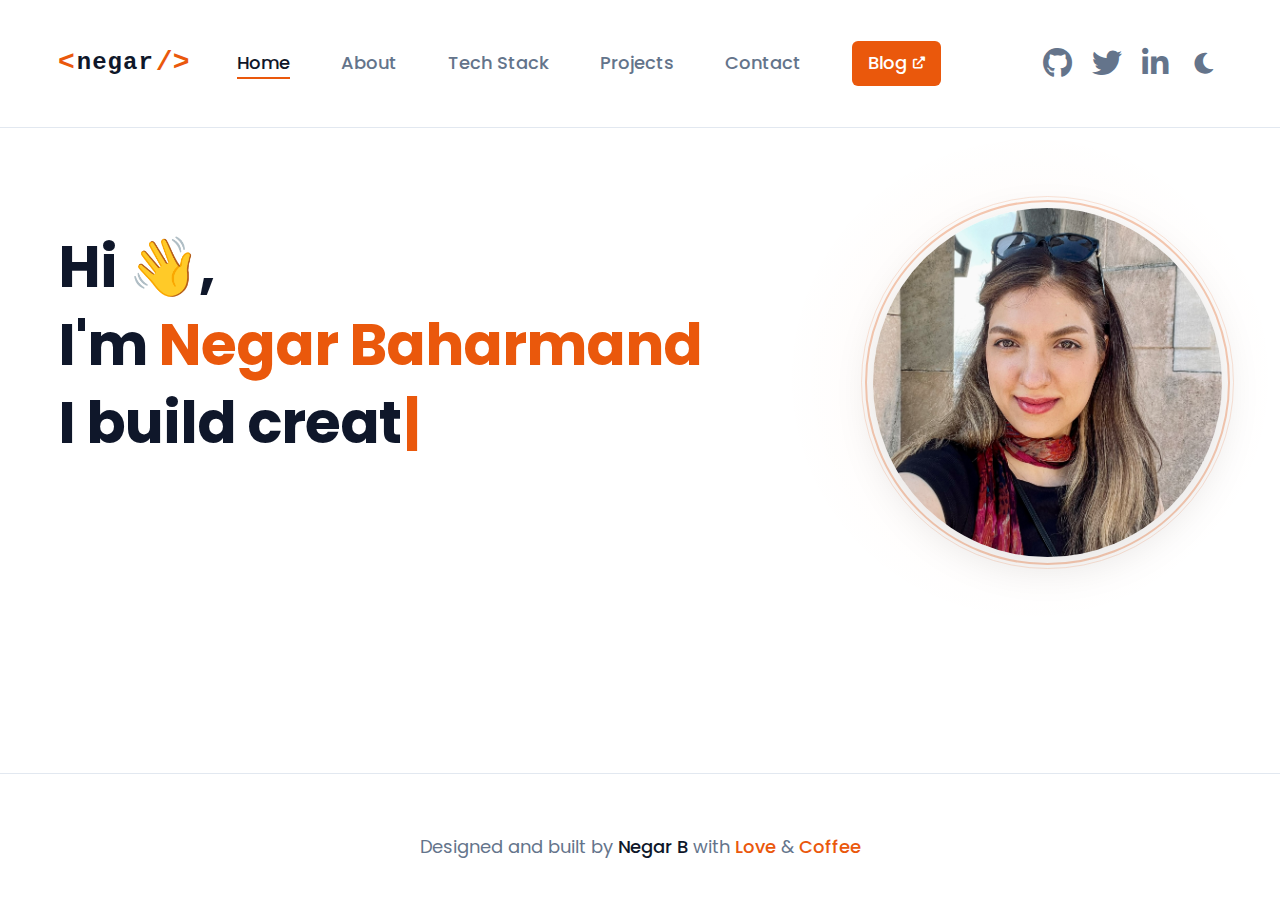
<file: index.html>
<!DOCTYPE html>
<html lang="en">
  <head>
    <meta charset="UTF-8" />
    <meta name="viewport" content="width=device-width, initial-scale=1.0" />
    <title>Portfolio - Home</title>

    <!-- Google Fonts -->
    <link rel="preconnect" href="https://fonts.googleapis.com" />
    <link rel="preconnect" href="https://fonts.gstatic.com" crossorigin />
    <link
      href="https://fonts.googleapis.com/css2?family=Poppins:wght@400;500;600;700&display=swap"
      rel="stylesheet"
    />

    <!-- Font Awesome -->
    <link
      rel="stylesheet"
      href="https://cdnjs.cloudflare.com/ajax/libs/font-awesome/6.0.0/css/all.min.css"
    />

    <!-- CSS Files -->
    <link rel="stylesheet" href="./css/base.css" />
    <link rel="stylesheet" href="./css/index.css" />
  </head>

  <body>
    <header>
      <nav class="container">
        <a href="index.html" class="logo">
          <div class="logo-code">
            <span class="bracket">&lt;</span>
            <span class="name">negar</span>
            <span class="bracket">/&gt;</span>
          </div>
        </a>

        <div class="menu-toggle" onclick="toggleMenu()">
          <span></span>
          <span></span>
          <span></span>
        </div>

        <ul class="nav-menu">
          <li><a href="index.html" class="active">Home</a></li>
          <li><a href="about.html">About</a></li>
          <li><a href="tech-stack.html">Tech Stack</a></li>
          <li><a href="projects.html">Projects</a></li>
          <li><a href="contact.html">Contact</a></li>
          <li>
            <a
              href="https://negarbaharmand.netlify.app/"
              target="_self"
              class="blog-link"
            >
              Blog <i class="fas fa-external-link-alt"></i>
            </a>
          </li>

          <li class="social-links">
            <a
              href="https://github.com/negarbaharmand"
              target="_blank"
              aria-label="GitHub"
            >
              <i class="fab fa-github"></i>
            </a>
            <a
              href="https://twitter.com/negarbaharmand"
              target="_blank"
              aria-label="Twitter"
            >
              <i class="fab fa-twitter"></i>
            </a>
            <a
              href="https://www.linkedin.com/in/negarbaharmand/"
              target="_blank"
              aria-label="LinkedIn"
            >
              <i class="fab fa-linkedin-in"></i>
            </a>
            <button id="theme-toggle" aria-label="Toggle dark mode">
              <i class="fas fa-moon"></i>
            </button>
          </li>
        </ul>
      </nav>
    </header>

    <main>
      <section class="hero">
        <div class="hero-container">
          <div class="hero-content">
            <div class="hero-text">
              <h1>Hi <span class="wave">👋</span>,</h1>
              <h2>I'm <span class="highlight">Negar Baharmand</span></h2>
              <h3>
                I build <span id="typed-text"></span
                ><span class="cursor">|</span>
              </h3>
            </div>

            <div class="hero-image">
              <div class="profile-wrapper">
                <div class="gradient-border"></div>
                <div class="profile-img">
                  <img src="./images/profile.jpeg" alt="Negar Baharmand" />
                </div>
              </div>
            </div>
          </div>
        </div>
      </section>
    </main>

    <footer>
      <div class="container">
        <p>
          Designed and built by <span>Negar B</span> with
          <span class="love">Love</span> & <span class="coffee">Coffee</span>
        </p>
      </div>
    </footer>

    <script>
      function toggleMenu() {
        const navMenu = document.querySelector(".nav-menu");
        navMenu.classList.toggle("active");
      }
    </script>
    <script src="./js/theme.js"></script>
    <script src="./js/typing.js"></script>
  </body>
</html>
</file>
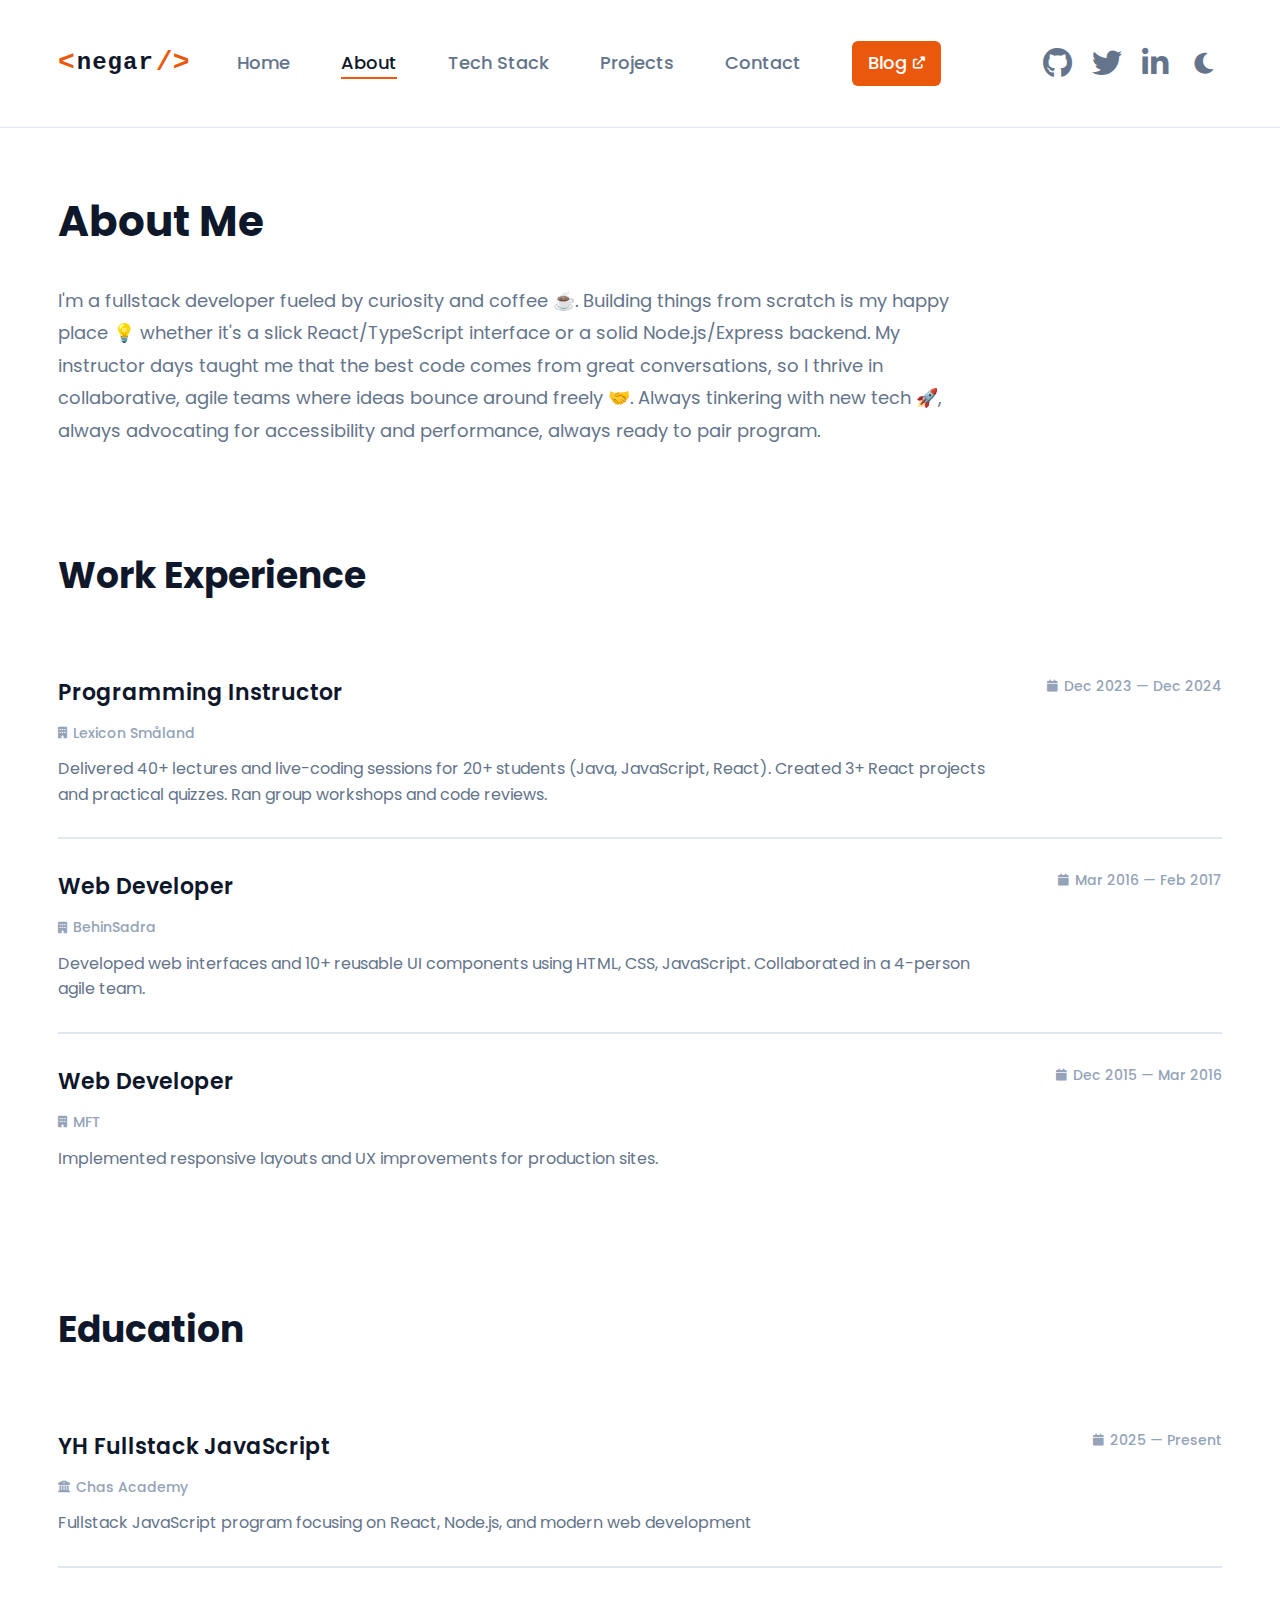
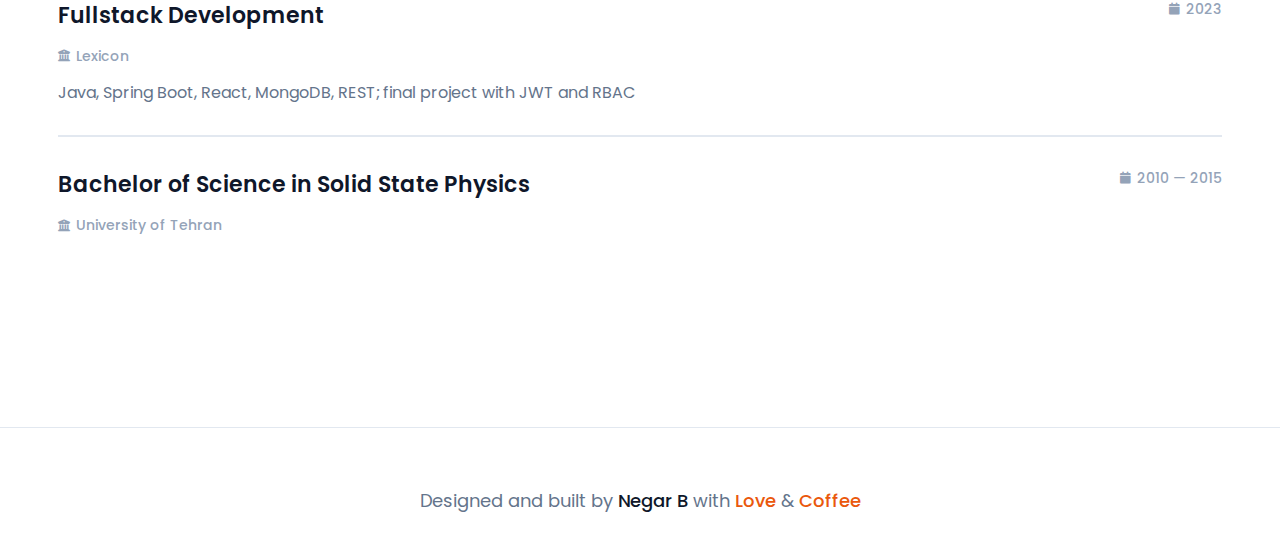
<file: about.html>
<!DOCTYPE html>
<html lang="en">
  <head>
    <meta charset="UTF-8" />
    <meta name="viewport" content="width=device-width, initial-scale=1.0" />
    <title>Portfolio - About</title>

    <!-- Google Fonts -->
    <link rel="preconnect" href="https://fonts.googleapis.com" />
    <link rel="preconnect" href="https://fonts.gstatic.com" crossorigin />
    <link
      href="https://fonts.googleapis.com/css2?family=Poppins:wght@400;500;600;700&display=swap"
      rel="stylesheet"
    />

    <!-- Font Awesome -->
    <link
      rel="stylesheet"
      href="https://cdnjs.cloudflare.com/ajax/libs/font-awesome/6.0.0/css/all.min.css"
    />

    <!-- CSS Files -->
    <link rel="stylesheet" href="./css/base.css" />
    <link rel="stylesheet" href="./css/about.css" />
  </head>
  <body>
    <header>
      <nav class="container">
        <a href="index.html" class="logo">
          <div class="logo-code">
            <span class="bracket">&lt;</span>
            <span class="name">negar</span>
            <span class="bracket">/&gt;</span>
          </div>
        </a>

        <div class="menu-toggle" onclick="toggleMenu()">
          <span></span>
          <span></span>
          <span></span>
        </div>

        <ul class="nav-menu">
          <li><a href="index.html">Home</a></li>
          <li><a href="about.html" class="active">About</a></li>
          <li><a href="tech-stack.html">Tech Stack</a></li>
          <li><a href="projects.html">Projects</a></li>
          <li><a href="contact.html">Contact</a></li>
          <li>
            <a
              href="https://negarbaharmand.com"
              target="_blank"
              class="blog-link"
            >
              Blog <i class="fas fa-external-link-alt"></i>
            </a>
          </li>
          <li class="social-links">
            <a
              href="https://github.com/negarbaharmand"
              target="_blank"
              aria-label="GitHub"
            >
              <i class="fab fa-github"></i>
            </a>
            <a
              href="https://twitter.com/negarbaharmand"
              target="_blank"
              aria-label="Twitter"
            >
              <i class="fab fa-twitter"></i>
            </a>
            <a
              href="https://www.linkedin.com/in/negarbaharmand/"
              target="_blank"
              aria-label="LinkedIn"
            >
              <i class="fab fa-linkedin-in"></i>
            </a>
            <button id="theme-toggle" aria-label="Toggle dark mode">
              <i class="fas fa-moon"></i>
            </button>
          </li>
        </ul>
      </nav>
    </header>

    <main>
      <div class="container">
        <!-- About Me Section -->
        <section class="about-section">
          <h1>About Me</h1>
          <p>
            I'm a fullstack developer fueled by curiosity and coffee ☕.
            Building things from scratch is my happy place 💡 whether it's a
            slick React/TypeScript interface or a solid Node.js/Express backend.
            My instructor days taught me that the best code comes from great
            conversations, so I thrive in collaborative, agile teams where ideas
            bounce around freely 🤝. Always tinkering with new tech 🚀, always
            advocating for accessibility and performance, always ready to pair
            program.
          </p>
        </section>

        <!-- Work Experience Section -->
        <section class="work-section">
          <h2>Work Experience</h2>

          <div class="experience-item">
            <div class="experience-content">
              <h3>Junior Web Developer</h3>
              <div class="experience-details">
                <span class="company"
                  ><i class="fas fa-building"></i> Dr. Rajkumar's Learning
                  App</span
                >
                <span class="location"
                  ><i class="fas fa-map-marker-alt"></i> Bengaluru</span
                >
              </div>
            </div>
            <div class="experience-meta">
              <span class="badge full-time">Full Time</span>
              <span class="date"
                ><i class="fas fa-calendar"></i> Sep 2021 - Dec 2021</span
              >
            </div>
          </div>

          <div class="experience-item">
            <div class="experience-content">
              <h3>Web Development Intern</h3>
              <div class="experience-details">
                <span class="company"
                  ><i class="fas fa-building"></i> IonPixelz Web Solutions</span
                >
                <span class="location"
                  ><i class="fas fa-map-marker-alt"></i> Bengaluru</span
                >
              </div>
            </div>
            <div class="experience-meta">
              <span class="badge internship">Internship</span>
              <span class="date"
                ><i class="fas fa-calendar"></i> Sep 2021 - Dec 2021</span
              >
            </div>
          </div>

          <div class="experience-item">
            <div class="experience-content">
              <h3>SEO / SEM Specialist</h3>
              <div class="experience-details">
                <span class="company"
                  ><i class="fas fa-building"></i> HAAPS</span
                >
                <span class="location"
                  ><i class="fas fa-map-marker-alt"></i> Bengaluru</span
                >
              </div>
            </div>
            <div class="experience-meta">
              <span class="badge internship">Internship</span>
              <span class="date"
                ><i class="fas fa-calendar"></i> Sep 2021 - Dec 2021</span
              >
            </div>
          </div>
        </section>

        <!-- Education Section -->
        <section class="education-section">
          <h2>Education</h2>

          <div class="education-item">
            <div class="education-content">
              <h3>Bachelor in Electronics & Communication</h3>
              <div class="education-details">
                <span class="institution"
                  ><i class="fas fa-university"></i> Bangalore Institute of
                  Technology</span
                >
              </div>
            </div>
            <div class="education-meta">
              <span class="badge full-time">Full Time</span>
              <span class="date"
                ><i class="fas fa-calendar"></i> Aug 2015 - Oct 2020</span
              >
            </div>
          </div>
        </section>
      </div>
    </main>

    <footer>
      <div class="container">
        <p>
          Designed and built by <span>Negar B</span> with
          <span class="love">Love</span> & <span class="coffee">Coffee</span>
        </p>
      </div>
    </footer>

    <script>
      function toggleMenu() {
        const navMenu = document.querySelector(".nav-menu");
        navMenu.classList.toggle("active");
      }
    </script>
    <script src="./js/about.js"></script>
    <script src="./js/theme.js"></script>
  </body>
</html>
</file>
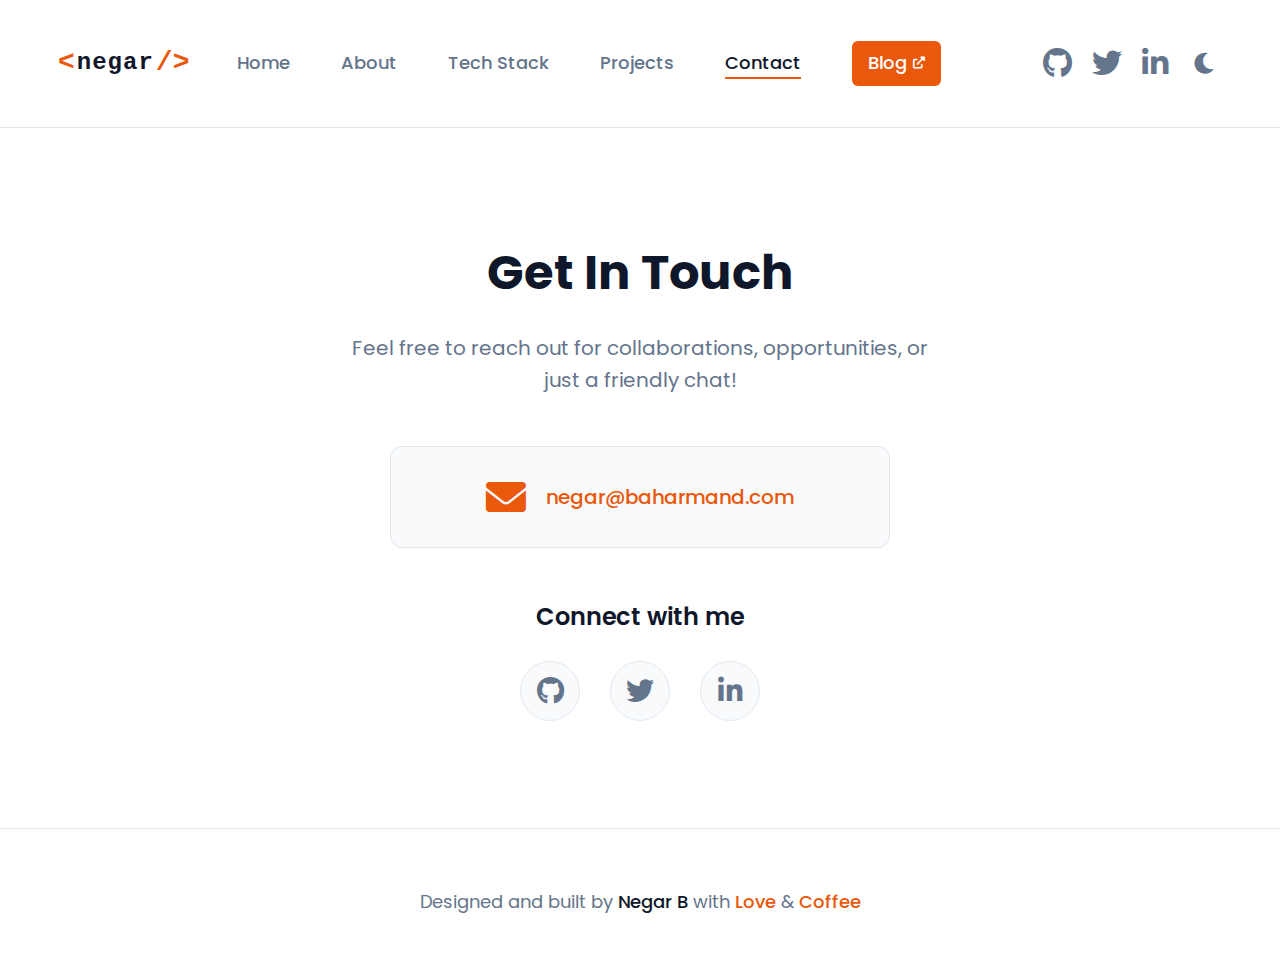
<file: contact.html>
<!DOCTYPE html>
<html lang="en">
  <head>
    <meta charset="UTF-8" />
    <meta name="viewport" content="width=device-width, initial-scale=1.0" />
    <title>Portfolio - Contact</title>

    <!-- Google Fonts -->
    <link rel="preconnect" href="https://fonts.googleapis.com" />
    <link rel="preconnect" href="https://fonts.gstatic.com" crossorigin />
    <link
      href="https://fonts.googleapis.com/css2?family=Poppins:wght@400;500;600;700&family=DM+Sans:wght@400;500;600;700&display=swap"
      rel="stylesheet"
    />

    <!-- Font Awesome -->
    <link
      rel="stylesheet"
      href="https://cdnjs.cloudflare.com/ajax/libs/font-awesome/6.0.0/css/all.min.css"
    />
    <!-- CSS Files -->
    <link rel="stylesheet" href="./css/base.css" />
    <link rel="stylesheet" href="./css/contact.css" />
  </head>
  <body>
    <header>
      <nav class="container">
        <a href="index.html" class="logo">
          <div class="logo-code">
            <span class="bracket">&lt;</span>
            <span class="name">negar</span>
            <span class="bracket">/&gt;</span>
          </div>
        </a>

        <div class="menu-toggle" onclick="toggleMenu()">
          <span></span>
          <span></span>
          <span></span>
        </div>

        <ul class="nav-menu">
          <li><a href="index.html">Home</a></li>
          <li><a href="about.html">About</a></li>
          <li><a href="tech-stack.html">Tech Stack</a></li>
          <li><a href="projects.html">Projects</a></li>
          <li><a href="contact.html" class="active">Contact</a></li>
          <li>
            <a
              href="https://negarbaharmand.netlify.app/"
              target="_blank"
              class="blog-link"
            >
              Blog <i class="fas fa-external-link-alt"></i>
            </a>
          </li>
          <li class="social-links">
            <a
              href="https://github.com/negarbaharmand"
              target="_blank"
              aria-label="GitHub"
            >
              <i class="fab fa-github"></i>
            </a>
            <a
              href="https://twitter.com/negarbaharmand"
              target="_blank"
              aria-label="Twitter"
            >
              <i class="fab fa-twitter"></i>
            </a>
            <a
              href="https://www.linkedin.com/in/negarbaharmand/"
              target="_blank"
              aria-label="LinkedIn"
            >
              <i class="fab fa-linkedin-in"></i>
            </a>
            <button id="theme-toggle" aria-label="Toggle dark mode">
              <i class="fas fa-moon"></i>
            </button>
          </li>
        </ul>
      </nav>
    </header>

    <main>
      <section class="contact-section">
        <div class="contact-content">
          <h1>Get In Touch</h1>
          <p class="contact-description">
            Feel free to reach out for collaborations, opportunities, or just a
            friendly chat!
          </p>

          <!-- Email -->
          <div class="contact-method">
            <i class="fas fa-envelope"></i>
            <div class="contact-info">
              <a href="mailto:negar@baharmand.com" class="contact-link">
                negar@baharmand.com
              </a>
            </div>
          </div>

          <!-- Social Links -->
          <div class="social-connect">
            <h3>Connect with me</h3>
            <div class="social-icons">
              <a
                href="https://github.com/negarbaharmand"
                target="_blank"
                aria-label="GitHub"
                class="social-icon"
              >
                <i class="fab fa-github"></i>
              </a>
              <a
                href="https://twitter.com/negarbaharmand"
                target="_blank"
                aria-label="Twitter"
                class="social-icon"
              >
                <i class="fab fa-twitter"></i>
              </a>
              <a
                href="https://www.linkedin.com/in/negarbaharmand/"
                target="_blank"
                aria-label="LinkedIn"
                class="social-icon"
              >
                <i class="fab fa-linkedin-in"></i>
              </a>
            </div>
          </div>
        </div>
      </section>
    </main>

    <footer>
      <div class="container">
        <p>
          Designed and built by <span>Negar B</span> with
          <span class="love">Love</span> & <span class="coffee">Coffee</span>
        </p>
      </div>
    </footer>

    <script src="./js/theme.js"></script>
    <script>
      function toggleMenu() {
        const navMenu = document.querySelector(".nav-menu");
        navMenu.classList.toggle("active");
      }
    </script>
  </body>
</html>
</file>
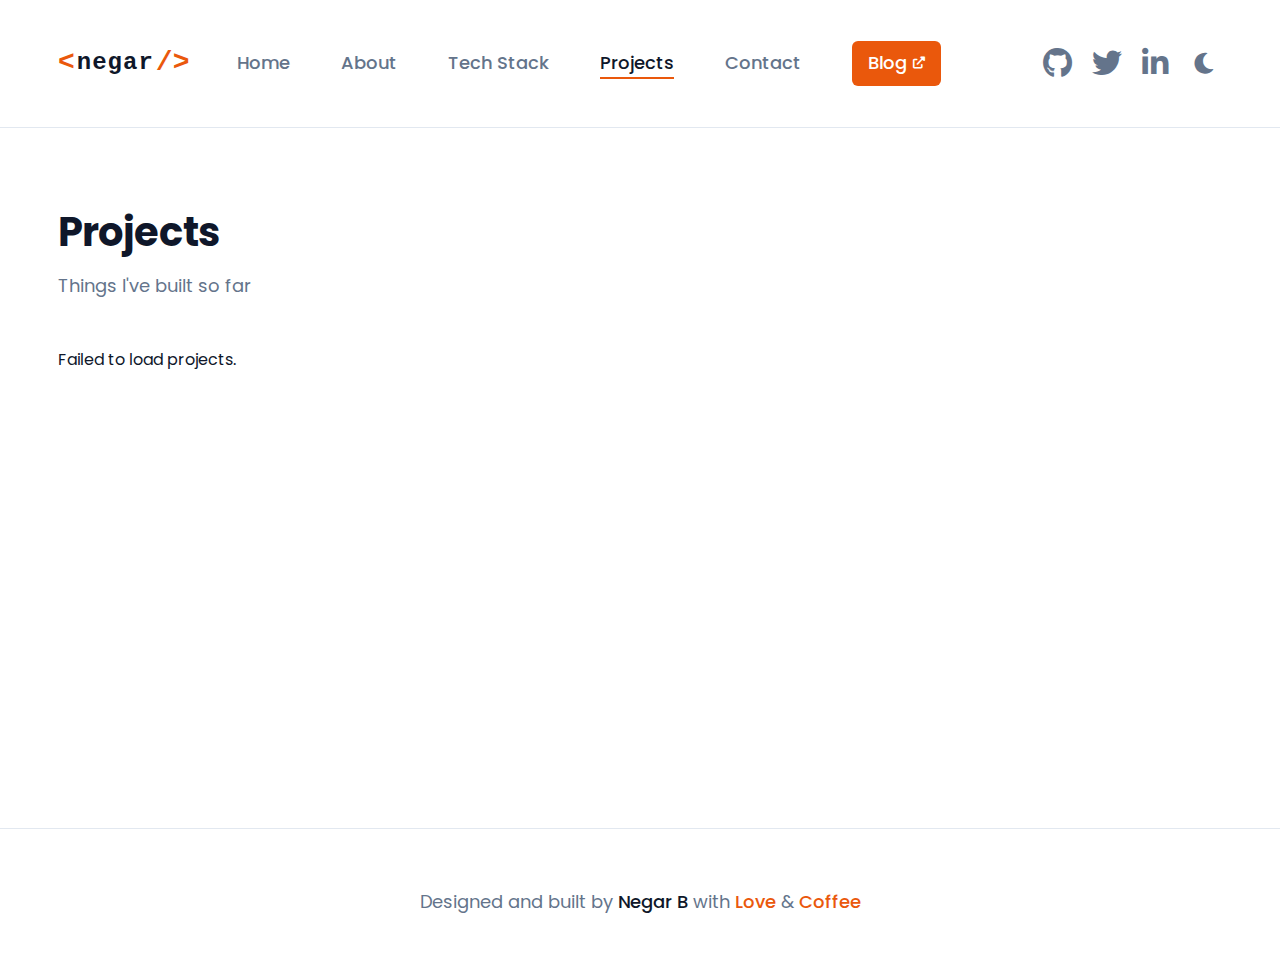
<file: projects.html>
<!DOCTYPE html>
<html lang="en">
  <head>
    <meta charset="UTF-8" />
    <meta name="viewport" content="width=device-width, initial-scale=1.0" />
    <title>Portfolio - Projects</title>

    <!-- Google Fonts -->
    <link rel="preconnect" href="https://fonts.googleapis.com" />
    <link rel="preconnect" href="https://fonts.gstatic.com" crossorigin />
    <link
      href="https://fonts.googleapis.com/css2?family=Poppins:wght@400;500;600;700&display=swap"
      rel="stylesheet"
    />

    <!-- Font Awesome -->
    <link
      rel="stylesheet"
      href="https://cdnjs.cloudflare.com/ajax/libs/font-awesome/6.0.0/css/all.min.css"
    />

    <!-- CSS Files -->
    <link rel="stylesheet" href="./css/base.css" />
    <link rel="stylesheet" href="./css/projects.css" />
  </head>
  <body>
    <header>
      <nav class="container">
        <a href="index.html" class="logo">
          <div class="logo-code">
            <span class="bracket">&lt;</span>
            <span class="name">negar</span>
            <span class="bracket">/&gt;</span>
          </div>
        </a>

        <div class="menu-toggle" onclick="toggleMenu()">
          <span></span>
          <span></span>
          <span></span>
        </div>

        <ul class="nav-menu">
          <li><a href="index.html">Home</a></li>
          <li><a href="about.html">About</a></li>
          <li><a href="tech-stack.html">Tech Stack</a></li>
          <li><a href="projects.html" class="active">Projects</a></li>
          <li><a href="contact.html">Contact</a></li>
          <li>
            <a
              href="https://negarbaharmand.com"
              target="_blank"
              class="blog-link"
            >
              Blog <i class="fas fa-external-link-alt"></i>
            </a>
          </li>
          <li class="social-links">
            <a
              href="https://github.com/negarbaharmand"
              target="_blank"
              aria-label="GitHub"
            >
              <i class="fab fa-github"></i>
            </a>
            <a
              href="https://twitter.com/negarbaharmand"
              target="_blank"
              aria-label="Twitter"
            >
              <i class="fab fa-twitter"></i>
            </a>
            <a
              href="https://www.linkedin.com/in/negarbaharmand/"
              target="_blank"
              aria-label="LinkedIn"
            >
              <i class="fab fa-linkedin-in"></i>
            </a>
            <button id="theme-toggle" aria-label="Toggle dark mode">
              <i class="fas fa-moon"></i>
            </button>
          </li>
        </ul>
      </nav>
    </header>

    <main>
      <div class="container">
        <!-- Projects Header -->
        <section class="projects-header">
          <h1>Projects</h1>
          <p>Things I've built so far</p>
        </section>

        <!-- Projects Grid -->
        <section class="projects-grid"></section>
      </div>
    </main>

    <footer>
      <div class="container">
        <p>
          Designed and built by <span>Negar B</span> with
          <span class="love">Love</span> & <span class="coffee">Coffee</span>
        </p>
      </div>
    </footer>

    <script>
      function toggleMenu() {
        const navMenu = document.querySelector(".nav-menu");
        navMenu.classList.toggle("active");
      }
    </script>
    <script src="./js/projects.js"></script>
    <script src="./js/theme.js"></script>
  </body>
</html>
</file>
<file: css/base.css>
/* Import Google Fonts */
@import url("https://fonts.googleapis.com/css2?family=Poppins:wght@400;500;600;700&display=swap");

/* CSS Variables - Darker Orange/Amber Palette */
:root {
  /* Primary Colors - Sophisticated Slate */
  --primary-color: #0f172a;
  --secondary-color: #1e293b;
  --accent-color: #ea580c;

  /* Text Colors */
  --text-dark: #0f172a;
  --text-gray: #64748b;
  --text-light: #94a3b8;

  /* Background Colors */
  --background: #ffffff;
  --card-bg: #f8fafc;
  --border-color: #e2e8f0;

  /* Accent - Darker Orange */
  --accent-primary: #ea580c;
  --accent-secondary: #c2410c;
  --accent-hover: #9a3412;
  --accent-light: #fb923c;

  /* Gradient */
  --gradient-start: #ea580c;
  --gradient-end: #c2410c;
}

/* Dark Mode Variables - Fixed Black Background */
[data-theme="dark"] {
  --primary-color: #f1f5f9;
  --secondary-color: #cbd5e1;
  --accent-color: #fb923c;

  --text-dark: #f1f5f9;
  --text-gray: #94a3b8;
  --text-light: #64748b;

  /* Fixed Background Colors - Now properly dark */
  --background: #0f172a;
  --card-bg: #1e293b;
  --border-color: #334155;

  /* Accent - Lighter in dark mode for contrast */
  --accent-primary: #fb923c;
  --accent-secondary: #ea580c;
  --accent-hover: #fdba74;
  --accent-light: #ea580c;

  /* Gradient */
  --gradient-start: #fb923c;
  --gradient-end: #ea580c;
}

/* Theme Toggle Button */
#theme-toggle {
  background: none;
  border: none;
  color: var(--text-gray);
  font-size: 24px;
  cursor: pointer;
  padding: 5px;
  transition: color 0.3s ease;
  display: flex;
  align-items: center;
}

#theme-toggle:hover {
  color: var(--accent-primary);
}

/* Reset and Base Styles */
* {
  margin: 0;
  padding: 0;
  box-sizing: border-box;
}

html {
  font-size: 16px;
  scroll-behavior: smooth;
}

body {
  font-family: "Poppins", sans-serif;
  font-weight: 400;
  line-height: 1.6;
  color: var(--text-dark);
  background-color: var(--background);
  min-height: 100vh;
  display: flex;
  flex-direction: column;
  transition: background-color 0.3s ease, color 0.3s ease;
}

/* Container */
.container {
  width: 100%;
  max-width: 1204px;
  margin: 0 auto;
  padding: 0 20px;
}

/* Header Styles */
header {
  background-color: var(--background);
  padding: 41px 0;
  position: sticky;
  top: 0;
  z-index: 1000;
  border-bottom: 1px solid var(--border-color);
  transition: background-color 0.3s ease, border-color 0.3s ease;
}

nav {
  display: flex;
  justify-content: space-between;
  align-items: center;
}

/* Logo Styles */
.logo {
  text-decoration: none;
  display: inline-block;
}

.logo-code {
  display: flex;
  align-items: center;
  gap: 2px;
  font-family: "Courier New", monospace;
  font-size: 24px;
  font-weight: 700;
}

.logo-code .bracket {
  color: var(--accent-primary);
  font-size: 28px;
  transition: color 0.3s ease;
}

.logo-code .name {
  color: var(--text-dark);
  font-size: 24px;
  letter-spacing: 1px;
  transition: color 0.3s ease;
}

.logo-code:hover .bracket {
  color: var(--accent-hover);
}

.logo-code:hover .name {
  color: var(--accent-primary);
}

/* Navigation Menu */
.nav-menu {
  display: flex;
  gap: 51px;
  list-style: none;
  align-items: center;
  margin: 0;
  padding: 0;
}

.nav-menu a {
  text-decoration: none;
  color: var(--text-gray);
  font-weight: 500;
  font-size: 18px;
  transition: color 0.3s ease;
  position: relative;
}

.nav-menu a:hover,
.nav-menu a.active {
  color: var(--text-dark);
}

.nav-menu a::after {
  content: "";
  position: absolute;
  bottom: -4px;
  left: 0;
  width: 0;
  height: 2px;
  background-color: var(--accent-primary);
  transition: width 0.3s ease;
}

.nav-menu a:hover::after,
.nav-menu a.active::after {
  width: 100%;
}

/* Blog Link Button */
.blog-link {
  display: inline-flex;
  align-items: center;
  gap: 6px;
  padding: 8px 16px;
  background: var(--accent-primary);
  color: white !important;
  border-radius: 6px;
  font-weight: 500;
  font-size: 16px;
  transition: background-color 0.3s ease, transform 0.2s ease;
}

.blog-link::after {
  display: none;
}

.blog-link:hover {
  background: var(--accent-hover);
  transform: translateY(-2px);
}

.blog-link i {
  font-size: 12px;
}

/* Social Links */
.social-links {
  display: flex;
  gap: 20px;
  align-items: center;
  margin-left: 51px;
}

.social-links a {
  color: var(--text-gray);
  font-size: 30px;
  transition: color 0.3s ease, transform 0.2s ease;
  display: flex;
  align-items: center;
  justify-content: center;
}

.social-links a:hover {
  color: var(--accent-primary);
  transform: translateY(-2px);
}

.social-links a::after {
  display: none;
}

/* Mobile Menu Toggle */
.menu-toggle {
  display: none;
  flex-direction: column;
  cursor: pointer;
  gap: 4px;
}

.menu-toggle span {
  width: 30px;
  height: 3px;
  background-color: var(--text-dark);
  transition: 0.3s;
  border-radius: 3px;
}

/* Main Content */
main {
  flex: 1;
}

/* Footer */
footer {
  padding: 60px 0 40px;
  text-align: center;
  border-top: 1px solid var(--border-color);
  transition: border-color 0.3s ease;
}

footer p {
  font-size: 18px;
  font-weight: 400;
  color: var(--text-gray);
  line-height: 26px;
}

footer span {
  color: var(--text-dark);
  font-weight: 500;
}

footer .love {
  color: var(--accent-primary);
}

footer .coffee {
  color: var(--accent-primary);
}

/* Responsive - Mobile First */
@media (max-width: 1200px) {
  header {
    padding: 20px 0;
  }

  .menu-toggle {
    display: flex;
  }

  .nav-menu {
    position: fixed;
    left: -100%;
    top: 80px;
    flex-direction: column;
    background-color: var(--background);
    width: 100%;
    text-align: center;
    transition: 0.3s;
    box-shadow: 0 10px 27px rgba(0, 0, 0, 0.05);
    padding: 30px 0;
    gap: 30px;
    z-index: 999;
  }

  .nav-menu.active {
    left: 0;
  }

  .social-links {
    margin-left: 0;
    margin-top: 20px;
  }

  footer p {
    font-size: 16px;
    padding: 0 20px;
  }
}
</file>
<file: css/index.css>
/* Hero Section */
.hero {
  width: 100%;
  display: flex;
  justify-content: center;
  align-items: center;
  padding: 80px 0;
  position: relative;
}

/* Subtle background decoration - orange tint */
.hero::before {
  content: "";
  position: absolute;
  top: 0;
  right: 0;
  width: 500px;
  height: 500px;
  background: radial-gradient(
    circle,
    rgba(234, 88, 12, 0.05) 0%,
    transparent 70%
  );
  border-radius: 50%;
  pointer-events: none;
  z-index: 0;
}

[data-theme="dark"] .hero::before {
  background: radial-gradient(
    circle,
    rgba(251, 146, 60, 0.08) 0%,
    transparent 70%
  );
}

.hero-container {
  width: 100%;
  max-width: 1204px;
  margin: 0 auto;
  padding: 0 20px;
}

.hero-content {
  display: flex;
  align-items: center;
  justify-content: space-between;
  gap: 80px;
  position: relative;
  z-index: 1;
}

.hero-text {
  flex: 1;
  max-width: 700px;
  min-height: 300px;
}

.hero-text h1 {
  font-size: 58px;
  font-weight: 700;
  color: var(--text-dark);
  line-height: 70px;
  letter-spacing: -1px;
  margin-bottom: 8px;
  transition: color 0.3s ease;
}

.hero-text .wave {
  display: inline-block;
  font-size: 58px;
  animation: wave 2.5s ease-in-out infinite;
  transform-origin: 70% 70%;
}

.hero-text h2 {
  font-size: 58px;
  font-weight: 700;
  color: var(--text-dark);
  line-height: 70px;
  letter-spacing: -1px;
  margin-bottom: 8px;
  transition: color 0.3s ease;
}

.hero-text h2 .highlight {
  color: var(--accent-primary);
  position: relative;
  display: inline-block;
  transition: color 0.3s ease;
}

.hero-text h3 {
  font-size: 58px;
  font-weight: 700;
  color: var(--text-dark);
  line-height: 70px;
  letter-spacing: -1px;
  transition: color 0.3s ease;
  min-height: 70px; /* Prevents height changes */
  display: inline-block;
}

/* Hero Image */
.hero-image {
  position: relative;
  flex-shrink: 0;
}

.profile-wrapper {
  width: 349px;
  height: 349px;
  position: relative;
}

.gradient-border {
  position: absolute;
  inset: -8px;
  border-radius: 50%;
  background: transparent;
  border: 2px solid var(--accent-primary);
  z-index: -1;
  opacity: 0.3;
  transition: all 0.3s ease;
}

.gradient-border::before {
  content: "";
  position: absolute;
  inset: -6px;
  border-radius: 50%;
  border: 1px solid var(--accent-primary);
  opacity: 0.5;
}

.profile-wrapper:hover .gradient-border {
  opacity: 0.6;
  transform: scale(1.03);
}

.profile-img {
  position: relative;
  width: 349px;
  height: 349px;
  border-radius: 50%;
  overflow: hidden;
  background: var(--background);
  box-shadow: 0 10px 40px rgba(0, 0, 0, 0.1);
  transition: transform 0.3s ease, box-shadow 0.3s ease;
}

[data-theme="dark"] .profile-img {
  box-shadow: 0 10px 40px rgba(0, 0, 0, 0.4);
}

.profile-wrapper:hover .profile-img {
  transform: translateY(-4px);
  box-shadow: 0 20px 60px rgba(234, 88, 12, 0.2);
}

[data-theme="dark"] .profile-wrapper:hover .profile-img {
  box-shadow: 0 20px 60px rgba(251, 146, 60, 0.25);
}

.profile-img img {
  width: 100%;
  height: 100%;
  object-fit: cover;
  display: block;
}

/* Typing cursor */
.cursor {
  display: inline-block;
  margin-left: 3px;
  animation: blink 0.7s infinite;
  color: var(--accent-primary);
}

/* Animations */
@keyframes wave {
  0%,
  100% {
    transform: rotate(0deg);
  }
  10%,
  30%,
  50%,
  70%,
  90% {
    transform: rotate(-10deg);
  }
  20%,
  40%,
  60%,
  80% {
    transform: rotate(10deg);
  }
}

@keyframes blink {
  0%,
  50% {
    opacity: 1;
  }
  51%,
  100% {
    opacity: 0;
  }
}

/* Responsive Design */
@media (max-width: 1024px) {
  .hero-content {
    gap: 60px;
  }

  .profile-wrapper {
    width: 300px;
    height: 300px;
  }

  .gradient-border {
    inset: -3px;
  }

  .profile-img {
    width: 300px;
    height: 300px;
  }

  .hero-text h1,
  .hero-text h2,
  .hero-text h3 {
    font-size: 48px;
    line-height: 58px;
  }

  .hero-text .wave {
    font-size: 48px;
  }
}

@media (max-width: 768px) {
  .hero {
    min-height: auto;
    padding: 60px 0;
  }

  .hero::before {
    width: 300px;
    height: 300px;
  }

  .hero-content {
    flex-direction: column;
    text-align: center;
    gap: 40px;
  }

  .hero-text {
    max-width: 100%;
  }

  .hero-text h1,
  .hero-text h2,
  .hero-text h3 {
    font-size: 36px;
    line-height: 44px;
  }

  .hero-text .wave {
    font-size: 36px;
  }

  .profile-wrapper {
    width: 250px;
    height: 250px;
  }

  .gradient-border {
    inset: -3px;
  }

  .profile-img {
    width: 250px;
    height: 250px;
  }
}

@media (max-width: 480px) {
  .hero-text h1,
  .hero-text h2,
  .hero-text h3 {
    font-size: 28px;
    line-height: 36px;
  }

  .hero-text .wave {
    font-size: 28px;
  }

  .profile-wrapper {
    width: 200px;
    height: 200px;
  }

  .gradient-border {
    inset: -3px;
  }

  .profile-img {
    width: 200px;
    height: 200px;
  }
}

/* Landscape mobile fix */
@media (max-width: 932px) and (max-height: 430px) {
  .hero {
    min-height: auto;
    padding: 20px 0;
  }

  .hero::before {
    display: none;
  }

  .hero-content {
    flex-direction: row;
    gap: 40px;
    align-items: center;
  }

  .hero-text {
    text-align: left;
  }

  .hero-text h1,
  .hero-text h2,
  .hero-text h3 {
    font-size: 24px;
    line-height: 32px;
  }

  .hero-text .wave {
    font-size: 24px;
  }

  .profile-wrapper {
    width: 180px;
    height: 180px;
  }

  .gradient-border {
    inset: -3px;
  }

  .profile-img {
    width: 180px;
    height: 180px;
  }
}
</file>
<file: css/about.css>
/* About Page Styles */
main {
  padding: 60px 0;
  min-height: calc(100vh - 200px);
}

/* Section Headings */
h1 {
  font-size: 42px;
  font-weight: 700;
  color: var(--text-dark);
  margin-bottom: 30px;
}

h2 {
  font-size: 36px;
  font-weight: 700;
  color: var(--text-dark);
  margin-bottom: 40px;
}

/* About Me Section */
.about-section {
  margin-bottom: 100px;
}

.about-section p {
  font-size: 18px;
  font-weight: 400;
  color: var(--text-gray);
  line-height: 1.8;
  max-width: 900px;
}

/* Work Experience & Education Sections */
.work-section,
.education-section {
  margin-bottom: 100px;
}

/* Experience/Education Items */
.experience-item,
.education-item {
  display: flex;
  justify-content: space-between;
  align-items: flex-start;
  padding: 30px 0;
  border-bottom: 2px solid var(--border-color);
  gap: 40px;
}

.experience-item:last-child,
.education-item:last-child {
  border-bottom: none;
}

/* Content Section */
.experience-content,
.education-content {
  flex: 1;
}

.experience-content h3,
.education-content h3 {
  font-size: 22px;
  font-weight: 600;
  color: var(--text-dark);
  margin-bottom: 12px;
}

.experience-content p,
.education-content p {
  font-size: 16px;
  color: var(--text-gray);
  line-height: 1.6;
  margin-top: 12px;
}

.experience-details,
.education-details {
  display: flex;
  gap: 30px;
  align-items: center;
  flex-wrap: wrap;
}

.company,
.institution,
.location {
  font-size: 14px;
  font-weight: 500;
  color: var(--text-light);
  display: flex;
  align-items: center;
  gap: 6px;
}

.company i,
.institution i,
.location i {
  font-size: 12px;
}

/* Meta Section */
.experience-meta,
.education-meta {
  display: flex;
  flex-direction: column;
  align-items: flex-end;
  gap: 12px;
  min-width: 180px;
}

/* Badges */
.badge {
  padding: 6px 16px;
  border-radius: 20px;
  font-size: 11px;
  font-weight: 600;
  text-transform: uppercase;
  letter-spacing: 0.5px;
  white-space: nowrap;
}

.badge.full-time {
  background-color: #d7ffe0;
  color: #018c0f;
}

.badge.internship {
  background-color: #ffedd5;
  color: #ea580c;
}
.badge {
  padding: 6px 16px;
  border-radius: 20px;
  font-size: 11px;
  font-weight: 600;
  text-transform: uppercase;
  letter-spacing: 0.5px;
  white-space: nowrap;
  transition: transform 0.2s ease; /* Add this */
}

.badge:hover {
  transform: translateY(-2px); /* Add this */
}

/* Date */
.date {
  font-size: 14px;
  font-weight: 500;
  color: var(--text-light);
  display: flex;
  align-items: center;
  gap: 6px;
  white-space: nowrap;
}

.date i {
  font-size: 12px;
}

/* Responsive Design */
@media (max-width: 1024px) {
  main {
    padding: 40px 0;
  }

  h1 {
    font-size: 36px;
  }

  h2 {
    font-size: 30px;
    margin-bottom: 30px;
  }

  .about-section,
  .work-section,
  .education-section {
    margin-bottom: 60px;
  }

  .experience-item,
  .education-item {
    flex-direction: column;
    align-items: flex-start;
    padding: 24px 0;
  }

  .experience-meta,
  .education-meta {
    align-items: flex-start;
    flex-direction: row;
    gap: 16px;
    min-width: auto;
  }
}

@media (max-width: 768px) {
  h1 {
    font-size: 32px;
  }

  h2 {
    font-size: 26px;
  }

  .about-section p {
    font-size: 16px;
  }

  .experience-content h3,
  .education-content h3 {
    font-size: 20px;
  }

  .experience-details,
  .education-details {
    flex-direction: column;
    align-items: flex-start;
    gap: 8px;
  }
}
</file>
<file: css/contact.css>
/* Contact Page Styles */

.contact-section {
  min-height: calc(100vh - 200px);
  display: flex;
  align-items: center;
  justify-content: center;
  padding: 80px 20px;
}

.contact-content {
  max-width: 600px;
  text-align: center;
}

.contact-content h1 {
  font-size: 48px;
  font-weight: 700;
  color: var(--text-dark);
  margin-bottom: 20px;
}

.contact-description {
  font-size: 20px;
  color: var(--text-gray);
  margin-bottom: 50px;
  line-height: 1.6;
}

/* Contact Method */
.contact-method {
  display: flex;
  align-items: center;
  justify-content: center;
  gap: 20px;
  padding: 30px;
  background: var(--card-bg);
  border-radius: 12px;
  margin: 0 auto 40px;
  max-width: 500px;
  transition: transform 0.3s ease, box-shadow 0.3s ease;
  border: 1px solid var(--border-color);
}

.contact-method:hover {
  transform: translateY(-5px);
  box-shadow: 0 10px 30px rgba(234, 88, 12, 0.1);
}

.contact-method i {
  font-size: 40px;
  color: var(--accent-primary);
}

.contact-info {
  text-align: left;
}

.contact-info h3 {
  font-size: 18px;
  font-weight: 600;
  color: var(--text-dark);
  margin-bottom: 5px;
}

.contact-link {
  font-size: 20px;
  font-weight: 500;
  color: var(--accent-primary);
  text-decoration: none;
  transition: color 0.3s ease;
}

.contact-link:hover {
  color: var(--accent-hover);
}

/* Social Connect */
.social-connect {
  margin-top: 50px;
}

.social-connect h3 {
  font-size: 24px;
  font-weight: 600;
  color: var(--text-dark);
  margin-bottom: 25px;
}

.social-icons {
  display: flex;
  gap: 30px;
  justify-content: center;
  align-items: center;
}

.social-icon {
  width: 60px;
  height: 60px;
  display: flex;
  align-items: center;
  justify-content: center;
  background: var(--card-bg);
  border-radius: 50%;
  color: var(--text-gray);
  font-size: 28px;
  text-decoration: none;
  transition: all 0.3s ease;
  border: 1px solid var(--border-color);
}

.social-icon:hover {
  background: var(--accent-primary);
  color: white;
  transform: translateY(-5px);
  border-color: var(--accent-primary);
}

/* Responsive */
@media (max-width: 768px) {
  .contact-content h1 {
    font-size: 36px;
  }

  .contact-description {
    font-size: 18px;
  }

  .contact-method {
    flex-direction: column;
    text-align: center;
  }

  .contact-info {
    text-align: center;
  }

  .social-icons {
    gap: 20px;
  }

  .social-icon {
    width: 50px;
    height: 50px;
    font-size: 24px;
  }
}
</file>
<file: css/projects.css>
/* Projects Page */
main {
  padding: 72px 0 96px;
  min-height: calc(100vh - 200px);
}

/* Header */
.projects-header {
  text-align: left;
  margin-bottom: 48px;
}

.projects-header h1 {
  font-size: 40px;
  font-weight: 700;
  color: var(--text-dark);
  margin-bottom: 8px;
  letter-spacing: -0.01em;
}

.projects-header p {
  font-size: 18px;
  color: var(--text-gray);
  line-height: 1.5;
  /* Remove fixed width/height that clipped text */
}

/* Grid: fluid, gap consistent */
.projects-grid {
  display: grid;
  grid-template-columns: repeat(auto-fill, minmax(300px, 1fr));
  gap: 28px;
  max-width: 1204px;
  margin: 0 auto;
}

/* Card */
.project-card {
  background: var(--card-bg);
  border-radius: 16px;
  border: 1px solid var(--border-color);
  overflow: hidden;
  box-shadow: 0 2px 24px rgba(0, 0, 0, 0.06);
  transition: transform 200ms ease, box-shadow 200ms ease,
    border-color 200ms ease;
  display: flex;
  flex-direction: column;
}

.project-card:hover {
  transform: translateY(-4px);
  box-shadow: 0 12px 36px rgba(234, 88, 12, 0.18);
  border-color: color-mix(
    in oklab,
    var(--accent-primary) 35%,
    var(--border-color)
  );
}

/* Image: fixed aspect for clean rows */
.project-image {
  position: relative;
  display: block;
  aspect-ratio: 16 / 10; /* keeps grid tidy */
  overflow: hidden;
}

.project-image img {
  width: 100%;
  height: 100%;
  object-fit: cover;
  transform: scale(1.02);
  transition: transform 300ms ease;
}

.project-card:hover .project-image img {
  transform: scale(1.06);
}

/* Content */
.project-content {
  padding: 20px;
  display: flex;
  flex-direction: column;
  gap: 12px;
}

.project-content h3 {
  font-size: 22px;
  font-weight: 600;
  color: var(--text-dark);
  line-height: 1.25;
}

.project-desc {
  font-size: 16px;
  color: var(--text-gray);
  line-height: 1.6;
}

/* Tech stack row */
.tech-stack {
  display: flex;
  gap: 6px;
  flex-wrap: wrap;
  align-items: baseline;
}

.tech-stack span:first-child {
  font-size: 13px;
  font-weight: 500;
  color: var(--text-dark);
}

.tech-list {
  font-size: 13px;
  color: var(--text-light);
}

/* Links row: consistent alignment */
.project-links {
  margin-top: auto;
  display: flex;
  gap: 16px;
  align-items: center;
}

.link-preview,
.link-code {
  display: inline-flex;
  align-items: center;
  gap: 8px;
  text-decoration: none;
  font-size: 14px;
  font-weight: 500;
  color: var(--text-dark);
  padding: 8px 12px;
  border-radius: 10px;
  border: 1px solid transparent;
  transition: color 180ms ease, border-color 180ms ease,
    background-color 180ms ease, transform 120ms ease;
  will-change: transform;
}

.link-preview:hover,
.link-code:hover {
  color: var(--accent-primary);
  border-color: color-mix(in oklab, var(--accent-primary) 35%, transparent);
  background: color-mix(in oklab, var(--accent-primary) 6%, transparent);
  transform: translateY(-1px);
}

.link-preview i,
.link-code i {
  font-size: 16px;
}

/* Dark mode polish */
[data-theme="dark"] .project-card {
  box-shadow: 0 2px 24px rgba(0, 0, 0, 0.4);
}

[data-theme="dark"] .link-preview:hover,
[data-theme="dark"] .link-code:hover {
  background: color-mix(in oklab, var(--accent-primary) 12%, transparent);
}

/* Responsive */
@media (max-width: 1024px) {
  .projects-header h1 {
    font-size: 36px;
  }
}

@media (max-width: 768px) {
  main {
    padding: 40px 0 64px;
  }
  .projects-header {
    margin-bottom: 32px;
  }
  .projects-header h1 {
    font-size: 30px;
  }
  .projects-header p {
    font-size: 16px;
  }
  .project-content {
    padding: 16px;
  }
}

@media (max-width: 480px) {
  .project-links {
    flex-direction: column;
    align-items: stretch;
  }
}
</file>
